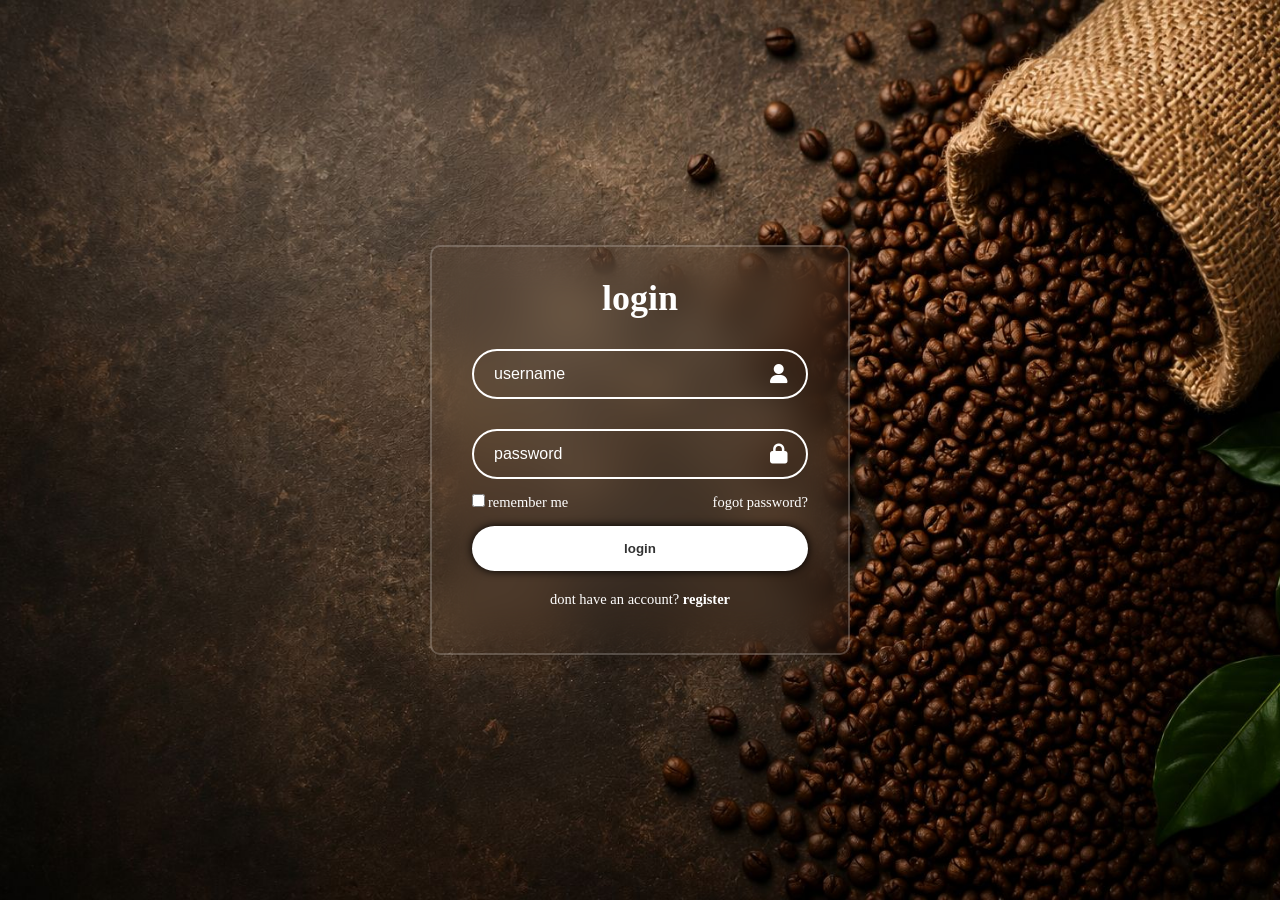
<file: login/index.html>
<!DOCTYPE html>
<html lang="en">
<head>
    <meta name="viewport" content="width=device-width, initial-scale=1.0">
    <meta charset="UTF-8">
    <meta name="viewport" content="width=device-width, initial-scale=1.0">
    <title>Document</title>
    <link rel="stylesheet" href="style.css">
    <link rel="stylesheet" href="https://cdnjs.cloudflare.com/ajax/libs/font-awesome/6.5.0/css/all.min.css">
</head>
<body>
    <div class="container">
        <form action="">
            <h1>login</h1>
            <div class="input-box">
                <input type="text" placeholder="username" required>
                <i class="fas fa-user"></i>
            </div>
            <div class="input-box">
                <input type="password" placeholder="password" required>
                 <i class="fas fa-lock"></i>
            </div>
            <div class="remember-forgot">
                <label><input type="checkbox">remember me</label>
                <a href="#">fogot password?</a>
            </div>
            <a href="../index.html">
                <button type="button" class="btn">login</button>
            </a>
            <div class="register-link">
                <p>dont have an account? <a href="#">register</a></p>
            </div>
        </form>
    </div>
</body>
</html>
</file>
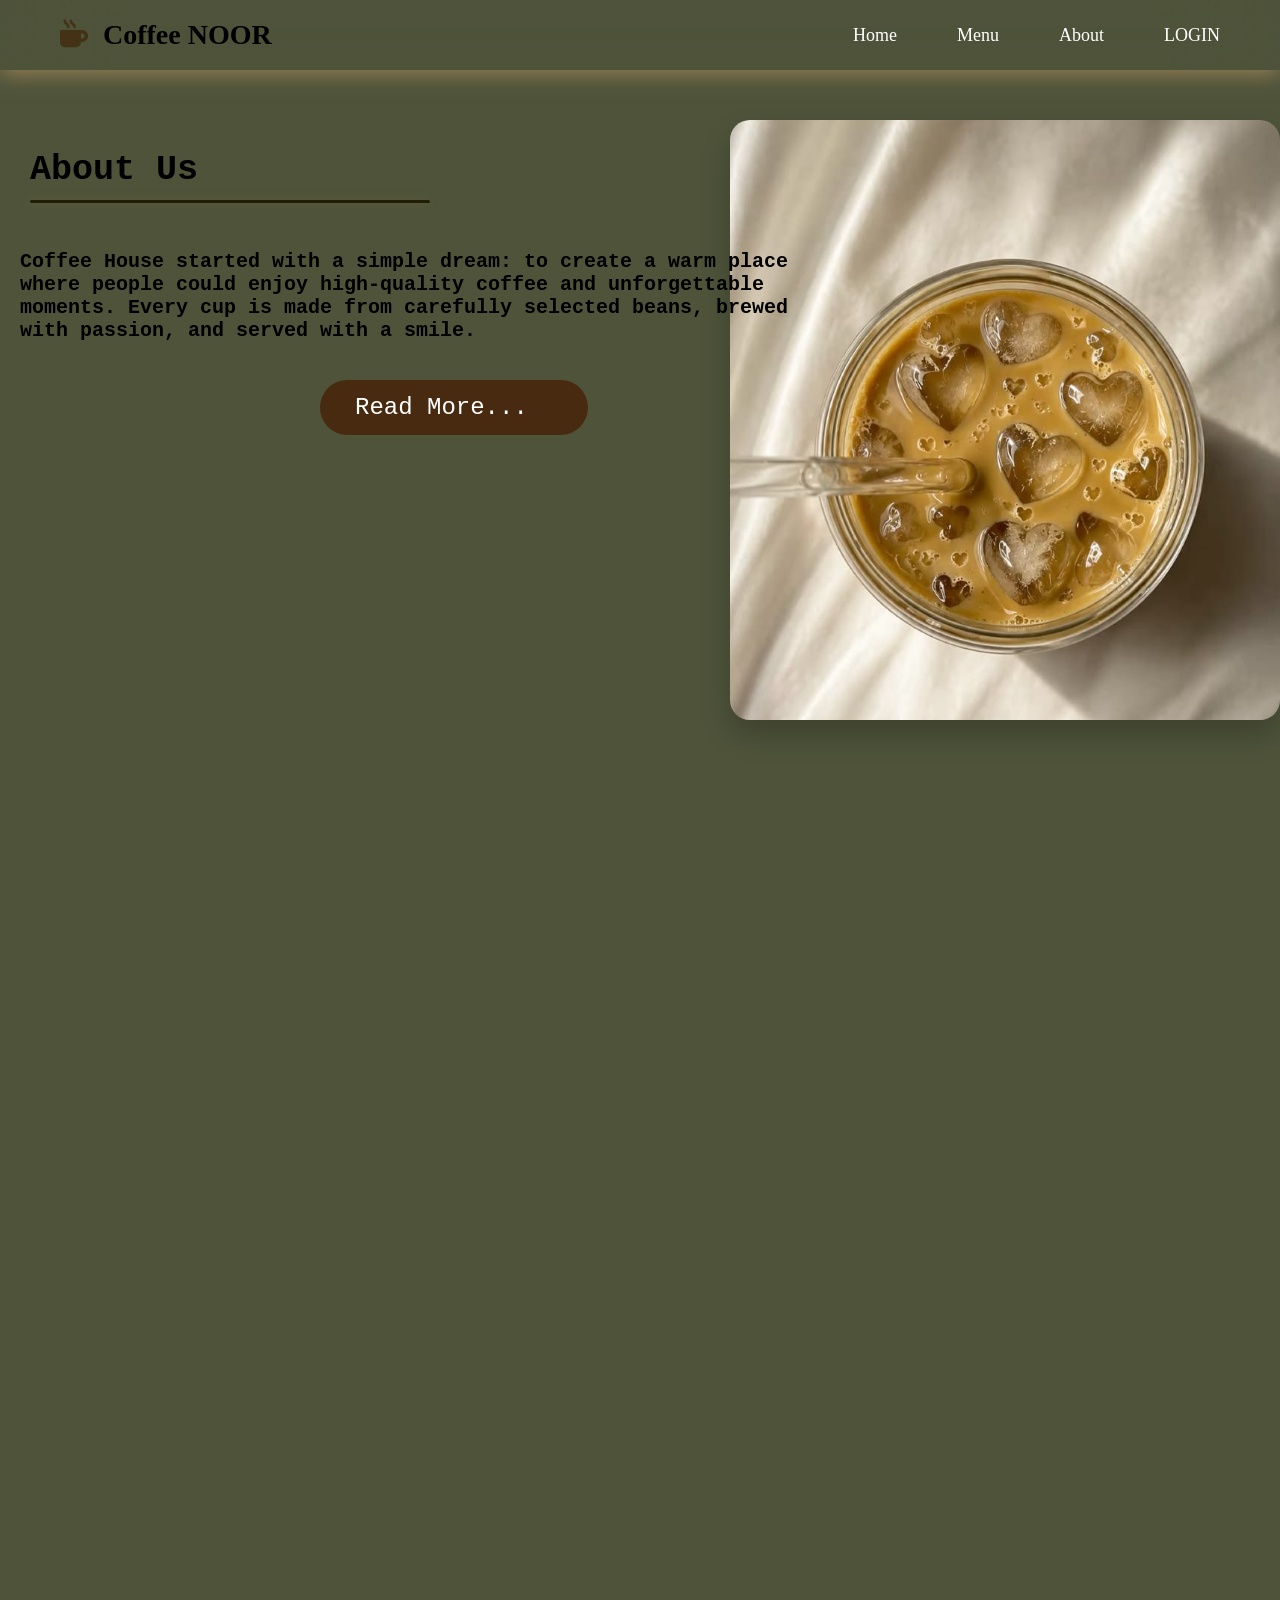
<file: about.html>
<!DOCTYPE html>
<html lang="en">
<head>
    <meta name="viewport" content="width=device-width, initial-scale=1.0">
    <meta charset="UTF-8">
    <meta name="viewport" content="width=device-width, initial-scale=1.0">
    <link rel="stylesheet" href="https://cdnjs.cloudflare.com/ajax/libs/font-awesome/6.6.0/css/all.min.css">
    <title>Cafe Noor</title>
</head>
<style>
    *{
    margin:0;
    padding:0;
    box-sizing:border-box;
    }
    body{
        background-color: #4e533a;

    }
   
 nav ul li a{
    position: relative;
    display: inline-block;
    text-decoration: none;
    color: white;
    transition: .3s;
}

nav ul li a::after{
    content: "";
    position: absolute;
    left: 0;
    bottom: -5px;
    width: 0;
    height: 2px;
    background-color: #d4a373;
    transition: .3s;
}

nav ul li a:hover::after{
    width: 100%;
}
        
        .cont{
            height: 100vh;
        }
        .header{
            position: fixed;
            top: 0;
            left: 0;
            backdrop-filter:blur(50px);
            justify-content: center;
            align-items: center;
            display: flex;
            height: 70px;
            width: 100%;
            box-shadow: 0 4px 20px rgba(167, 140, 93, 0.8);
        
        }

nav{
    display:flex;
    justify-content:space-between;
    align-items:center;
    padding:20px 60px;
}

ul{
    display:flex;
    list-style:none;
    gap:60px;
}

a{
    text-decoration:none;
    color:rgb(82, 59, 42);
    font-size:18px;
}
.about-text{
    display: flex;
    flex-direction: column;
    gap: 18px;
    
}
header{
    position:absolute;
    width:100%
}
.about-text p{
    position: absolute;
    top: 250px;
    left: 20px;
    font-weight: bold;
    font-family: monospace;
    font-size: 20px;
}
.about-text h4{
     position: absolute;
    top: 0px;
    left: 30px;
    margin-top: 150px;
    font-family: monospace;
    font-size: 35px;
}
.about-text h4::after{
    content: "";
    display:block;
    width:400px;
    height:3px;
    margin-top:10px;
    background:#231d08;
    border-radius:10px;
    box-shadow:0 0 8px rgba(153, 128, 45, 0.35);
}

.btn{
    position: absolute;
    top: 380px;
    left: 320px;
    background-color: #472a0f;
    text-decoration: none;
    border-radius: 30px;
    transition: 0.3s;
            cursor: pointer;
            padding: 14px 35px;
    font-size: 24px;
    font-family: monospace;
    color: white;
        }
        .btn:hover{
            background-color: rgb(53, 36, 24);
            font-size: 25px;
            color: rgb(0, 0, 0);
        }
        .btn::after{
            content: "💕‍";
            opacity: 0;
            transition: 1.20s;
            font-size: 20px;
        }
        .btn:hover::after{
            opacity: 1;
            margin-left: 5px;
        }
.about-img img{
    width: 550px;
    height: 600px;
    object-fit: cover;
    border-radius: 20px;
    box-shadow: 0 15px 30px rgba(0, 0, 0, 0.2);
    
}
.about-img{
    flex: 1;
    display: flex;
    justify-content: flex-end;
    padding-top: 120px;
}
.logo{
    color: #000000;
    font-size: 28px;
    text-decoration: none;
}

.logo i{
    color: #433215;
    margin-right: 8px;
}

@media (max-width:768px){

    .logo{
        font-size:22px;
    }

    nav{
        padding:15px;
    }

    ul{
        gap:15px;
    }

    a{
        font-size:16px;
    }

    h5{
        font-size:55px;
        text-align:center;
        bottom:30px;
    }

}
    @media (max-width:768px){

    .logo{
        font-size:22px;
    }

    nav{
        padding:15px 20px;
    }

    ul{
        gap:15px;
    }

    a{
        font-size:16px;
    }

    .about{
        display:flex;
        flex-direction:column;
        padding:20px;
    }

    .about-img{
        justify-content:center;
        padding-top:100px;
    }

    .about-img img{
        width:100%;
        max-width:350px;
        height:auto;
    }

    .about-text{
        align-items:center;
        text-align:center;
        margin-top:30px;
    }

    .about-text h4,
    .about-text p,
    .btn{
        position:static;
    }

    .about-text h4{
        margin-top:0;
    }

    .about-text h4::after{
        width:180px;
        margin:10px auto;
    }

    .about-text p{
        font-size:16px;
        line-height:1.7;
    }

    .btn{
        margin-top:20px;
        font-size:18px;
    }
}
</style>
<body >

    <section class="about">
    <div class="about-img">
        <img src="./abut2.jpg">
    </div>
    <div class="contaner">
<div class="about-text">
        <h4>About Us</h4>
        <p>
            Coffee House started with a simple dream: to create a warm place <br>
            where people could enjoy high-quality coffee and unforgettable <br>
            moments. Every cup is made from carefully selected beans, brewed <br>
            with passion, and served with a smile.
        </p>
             <a href="#" class="btn">Read More...</a>   
    </div>
    </div>
    
    

</section>
    <div class="cont">
        <div class="header">
          <header>
    <nav>
       <h2 class="logo">
    <i class="fa-solid fa-mug-hot"></i>
    Coffee NOOR
</h2>
        <ul>
            <li><a href="./index.html">Home</a></li>
            <li><a href="./menu/in.html">Menu</a></li>
            <li><a href="about.html">About</a></li>
            <li><a href="login/index.html">LOGIN</a></li>
        </ul>
    </nav>
</header>
    </div>
</body>
</html>
</file>
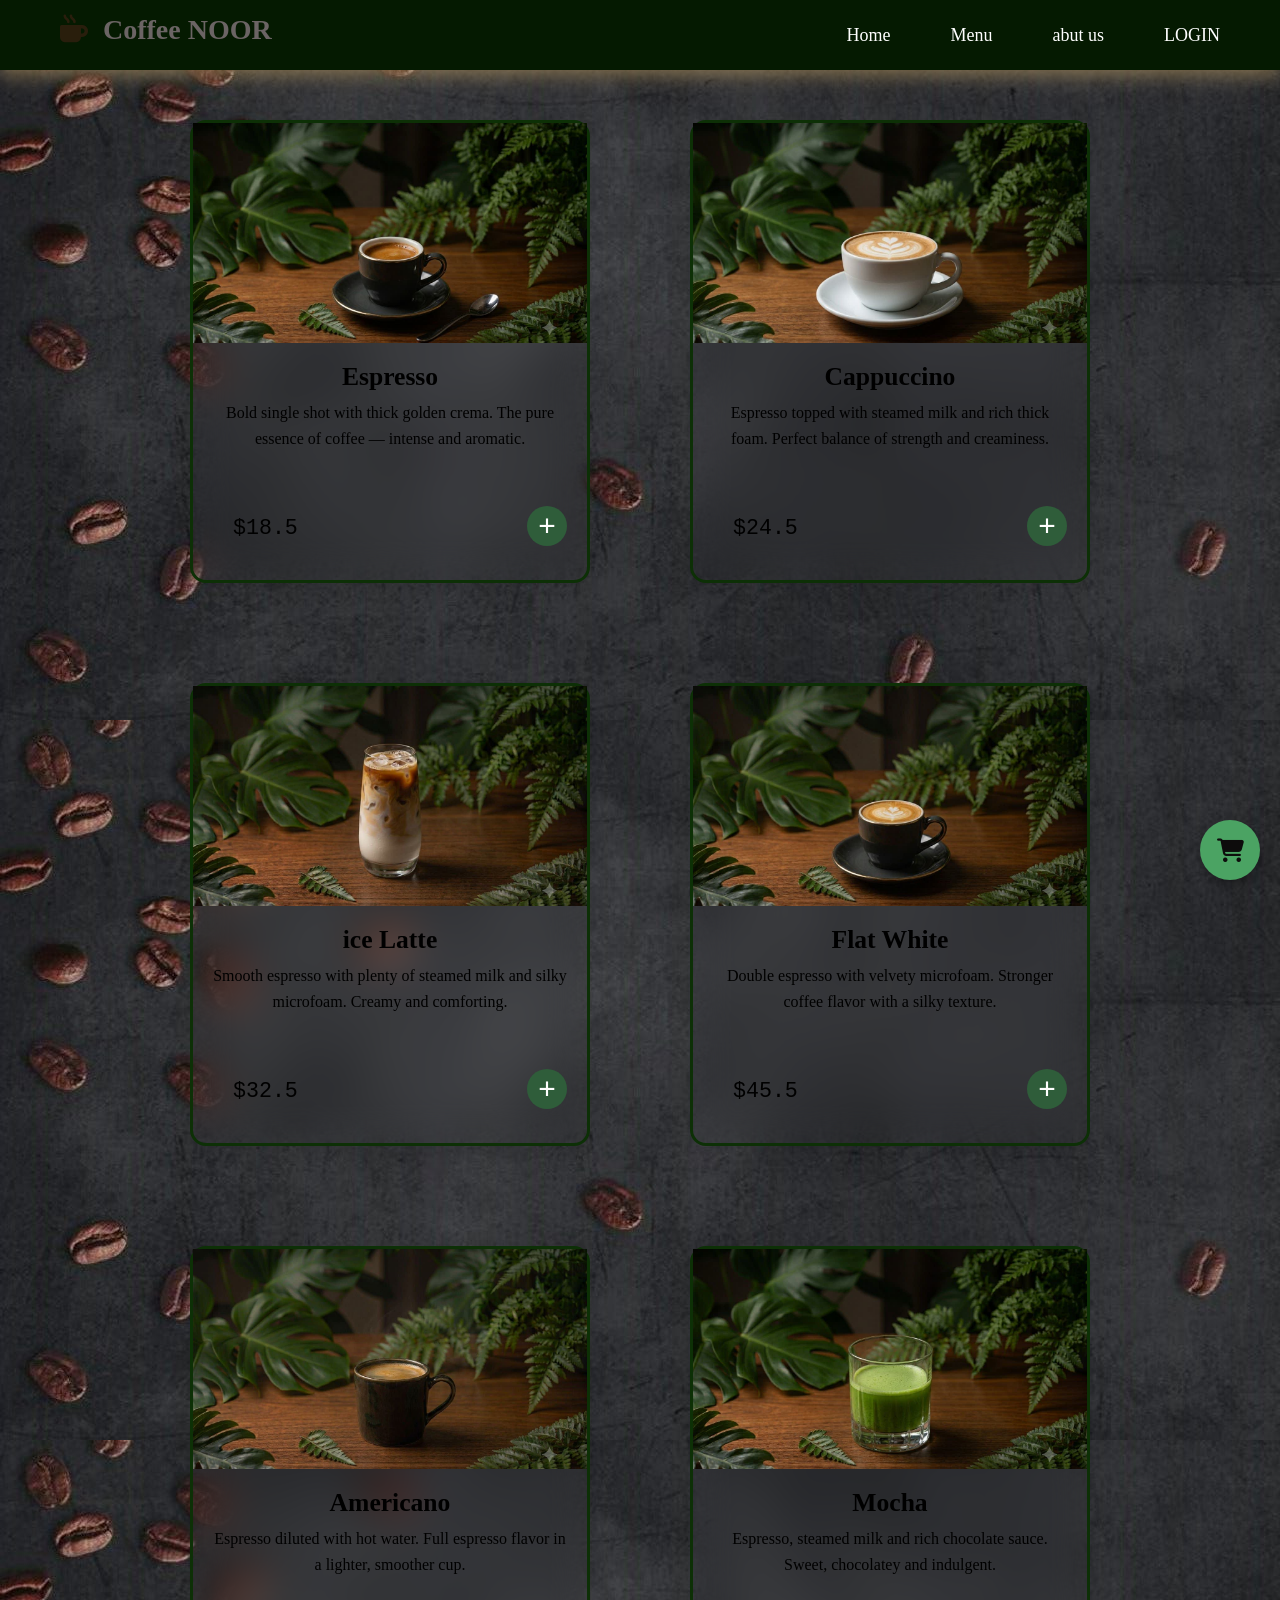
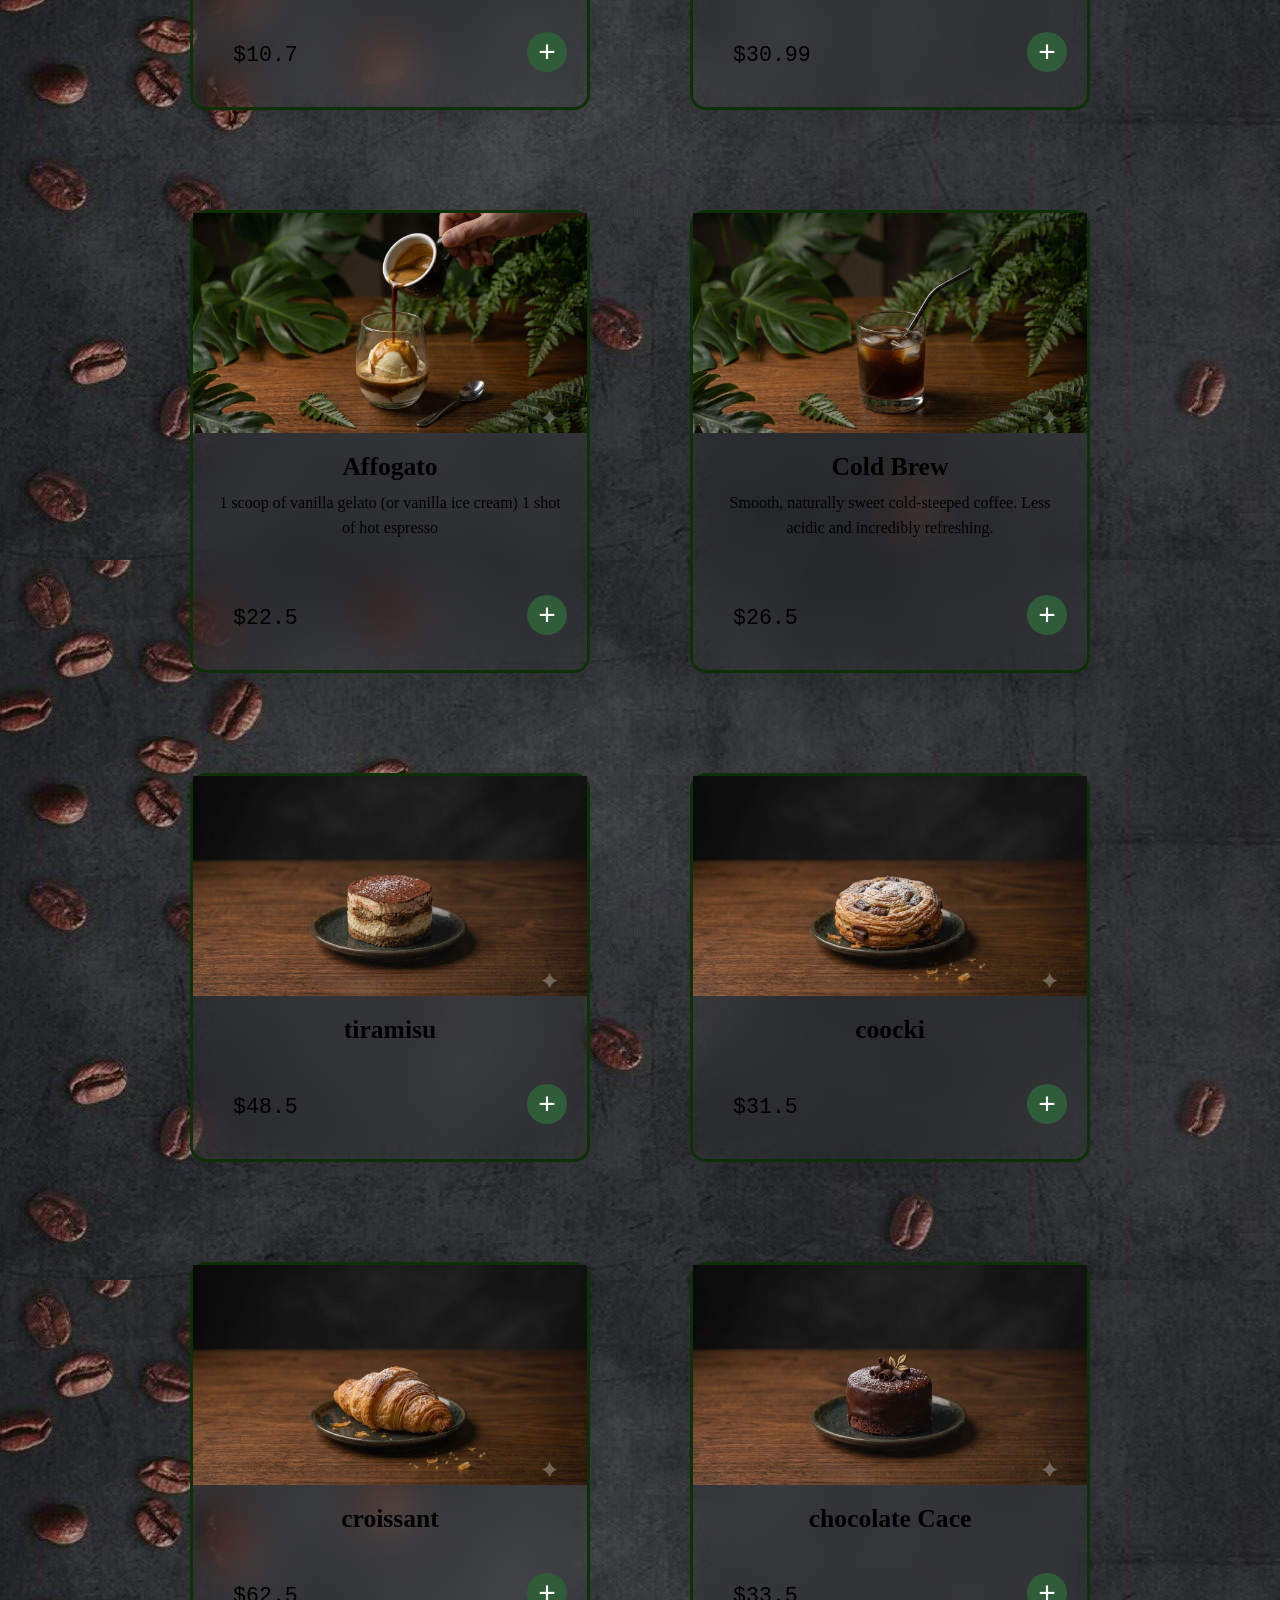
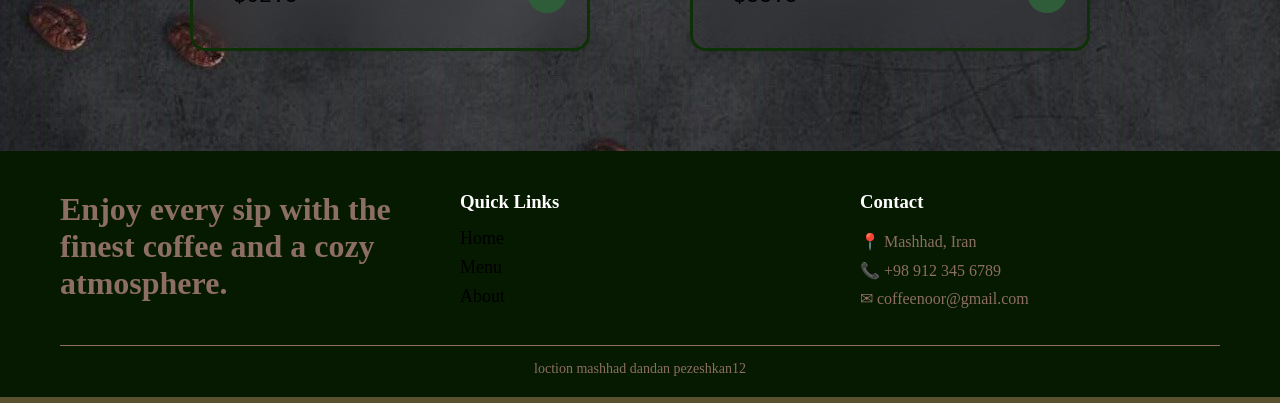
<file: menu/in.html>
<!DOCTYPE html>
<html lang="en">
<head>
    <meta name="viewport" content="width=device-width, initial-scale=1.0">
    <meta charset="UTF-8">
    <meta name="viewport" content="width=device-width, initial-scale=1.0">
    <link rel="stylesheet" href="https://cdnjs.cloudflare.com/ajax/libs/font-awesome/6.6.0/css/all.min.css">
    <title>Cafe Noor</title>
    <style>
           *{
            padding: 0;
            margin: 0;
            box-sizing: border-box;
        }
        body{
            background-image: url(../caffe.jpg);
        }
        nav ul li a{
    position: relative;
    display: inline-block;
    text-decoration: none;
    color: white;
    transition: .3s;
}

nav ul li a::after{
    content: "";
    position: absolute;
    left: 0;
    bottom: -5px;
    width: 0;
    height: 2px;
    background-color:#d4a373;
    transition: .3s;
}

nav ul li a:hover::after{
    width: 100%;
}
             body{
        background-color: #524a27f6;
        
        }
        .cont{
            height: 100vh;
        }
        .header{
            position: fixed;
            z-index: 1;
            top: 0;
            left: 0;
            backdrop-filter:blur(50px);
            background-color: rgb(5, 26, 1);
            justify-content: center;
            align-items: center;
            display: flex;
            height: 70px;
            width: 100%;
            box-shadow: 0 4px 20px rgba(167, 140, 93, 0.8);
           
            
        }
       

nav{
    display:flex;
    justify-content:space-between;
    align-items:center;
    padding:20px 60px;
}

ul{
    display:flex;
    list-style:none;
    gap:60px;
}

a{
    text-decoration:none;
    color:rgb(112, 73, 14);
    font-size:18px;
}

header{
   
    width:100%;
}
h2{
    position: relative;
    top: 80px;
    font-size: 100px;
    color: rgb(112, 64, 37);
}
.menu-section {
    margin-top: 20px;
    padding: 100px 20px;
    background:transparent;
    text-align: center;
}

.menu-grid {
    display: grid;
    grid-template-columns: repeat(auto-fit, minmax(300px, 1fr));
    gap: 100px;
    max-width: 900px;
    margin: 0 auto;
}

.menu-item {
    border: 3px solid rgb(13, 48, 6);
    backdrop-filter: blur(20px);
    border-radius: 16px;
    box-shadow: 0 8px 25px rgba(0,0,0,0.1);
    transition: all 0.3s;
}

.menu-item:hover {
    transform: translateY(-10px);
    box-shadow: 0 15px 35px rgba(0,0,0,0.15);
}

.menu-item img {
    width: 100%;
    height: 220px;
    object-fit: cover;
}

.menu-item h3 {
    font-size: 1.6rem;
    color: black;
    margin: 15px 0 8px 0;
}

.menu-item .description {
    padding: 0 20px 15px;
    color:black;
    line-height: 1.6;
}

.price {
    display:flex;
    justify-content: space-between;
    align-items: center;
    margin-top: 15px;
    color: black;
    font-size: 1.35rem;
    padding: 10px 20px 20px;
    font-family: monospace;
}
.add-btn{
    width: 40px;
    height: 40px;
    border-radius: 50%;
    border: none;
    background: #2f5d3a;
    color: white;
    cursor: pointer;
    transition: 0.03;
    font-size: 30px;
}
.add-btn:hover{
    transform: scale(1.1);
    background: #1d2a20;
}
.img{
   object-fit: contain ;
   height: 100px;
   width: 100%;
}
 .logo{
    margin-top: -170px;
    color: #6b6464;
    font-size: 28px;
    text-decoration: none;

}

.logo i{
    color: #291e0c;
    margin-right: 8px;

}

.footer{
    width:100%;
    background:transparent;
    backdrop-filter: blur(20px); 
    color:#8D6E63;
    padding:40px 60px 20px;
    box-sizing:border-box;
    background-color:rgb(5, 26, 1)
}

.footer-container{
    display:flex;
    justify-content:space-between;
    flex-wrap:wrap;
    gap:40px;
}

.footer-box{
    flex:1;
    min-width:220px;

}

.footer-box h2,
.footer-box h3{
    margin-bottom:15px;
    color:white;
}

.footer-box p{
    line-height:1.8;
}

.footer-box a{
    display:block;
    color:black;
    text-decoration:none;
    margin:8px 0;
    transition:.3s;
}

.footer-box a:hover{
    color:#D7B899;
}

.footer hr{
    border:none;
    border-top:1px solid #8D6E63;
    margin:30px 0 15px;
}

.right{
    text-align:center;
    font-size:14px;
}
.cart-box{
    position: fixed;
    right: 20px;
    bottom: 20px;
    z-index: 10;
}

.cart-btn{
    width: 60px;
    height: 60px;
    background: #4ba363;
    color: #0d0c0c;
    border-radius: 50%;
    display: flex;
    justify-content: center;
    align-items: center;
    text-decoration: none;
    font-size: 24px;
    box-shadow: 0 4px 12px rgba(0,0,0,.3);
}

.cart-btn:hover{
    background: #12350f;
}
        @media (max-width:768px){

 .logo{
        margin-top: -170px;
        font-size: 19px;
    }

    nav{
        padding:15px 20px;
    }

    ul{
        gap:15px;
    }

    a{
        font-size:16px;
    }

    .menu-grid{
        grid-template-columns:1fr;
        gap:30px;
    }

    .menu-item img{
        height:180px;
    }

    .footer{
        padding:30px 20px;
    }

    .footer-container{
        flex-direction:column;
        gap:25px;
    }

    .cart-btn{
        width:50px;
        height:50px;
        font-size:20px;
    }
}
    </style>
</head>
<body>
     <div class="cont">
        <div class="header">
          <header>
    <nav>
         <h2 class="logo">
    <i class="fa-solid fa-mug-hot"></i>
    Coffee NOOR
</h2>
        <ul>
            <li><a href="./index.html">Home</a></li>
            <li><a href="./in.html">Menu</a></li>
            <li><a href="../about.html">abut us</a></li>
            <li><a href="../login/index.html">LOGIN</a></li>
        </ul>
    </nav>
</header>
</div>
<main>
<section class="menu-section">
    <div class="menu-grid">
        <div class="menu-item">
          <div class="imge">
             <img src="./اسپرسو.jpg">
          </div>
            <h3>Espresso</h3>
            <p class="description">Bold single shot with thick golden crema. The pure essence of coffee — intense and aromatic.</p>
            <div class="price">
                <span class="price">$18.5</span>
                <button class="add-btn">+</button>
            </div>
        </div>

        <div class="menu-item">
            <img src="./photo_2026-07-18_11-27-47.jpg">
            <h3>Cappuccino</h3>
            <p class="description">Espresso topped with steamed milk and rich thick foam. Perfect balance of strength and creaminess.</p>
             <div class="price">
                <span class="price">$24.5</span>
                <button class="add-btn">+</button>
            </div>
        </div>

        <div class="menu-item">
             <img src="لته.jpg">
            <h3>ice Latte</h3>
            <p class="description">Smooth espresso with plenty of steamed milk and silky microfoam. Creamy and comforting.</p>
            <div class="price">
                <span class="price">$32.5</span>
                <button class="add-btn">+</button>
            </div>
        </div>

        <div class="menu-item">
            <img src="فلت وایت.jpg">
            <h3>Flat White</h3>
            <p class="description">Double espresso with velvety microfoam. Stronger coffee flavor with a silky texture.</p>
             <div class="price">
                <span class="price">$45.5</span>
                <button class="add-btn">+</button>
            </div>
        </div>

        <div class="menu-item">
            <img src="امریکانو.jpg">
            <h3>Americano</h3>
            <p class="description">Espresso diluted with hot water. Full espresso flavor in a lighter, smoother cup.</p>
             <div class="price">
                <span class="price">$10.7</span>
                <button class="add-btn">+</button>
            </div>
        </div>

        <div class="menu-item">
            <img src="ماچا.jpg">
            <h3>Mocha</h3>
            <p class="description">Espresso, steamed milk and rich chocolate sauce. Sweet, chocolatey and indulgent.</p>
             <div class="price">
                <span class="price">$30.99</span>
                <button class="add-btn">+</button>
            </div>
        </div>

        <div class="menu-item">
            <img src="افو.jpg">
            <h3>Affogato</h3>
            <p class="description">1 scoop of vanilla gelato (or vanilla ice cream)
1 shot of hot espresso</p>
             <div class="price">
                <span class="price">$22.5</span>
                <button class="add-btn">+</button>
            </div>
        </div>

        <div class="menu-item">
            <img src="./کلد.jpg">
            <h3>Cold Brew</h3>
            <p class="description">Smooth, naturally sweet cold-steeped coffee. Less acidic and incredibly refreshing.</p>
             <div class="price">
                <span class="price">$26.5</span>
                <button class="add-btn">+</button>
            </div>
        </div>
         <div class="menu-item">
            <img src="../cace4.png">
            <h3>tiramisu</h3>
             <div class="price">
                <span class="price">$48.5</span>
                <button class="add-btn">+</button>
            </div>
        </div>

        <div class="menu-item">
             <img src="cace3.jpg">
            <h3>coocki</h3>
             <div class="price">
                <span class="price">$31.5</span>
                <button class="add-btn">+</button>
            </div>
        </div>

        <div class="menu-item">
            <img src="./cace2.jpg">
            <h3>croissant</h3>
             <div class="price">
                <span class="price">$62.5</span>
                <button class="add-btn">+</button>
            </div>
        </div>
 <div class="menu-item">
            <img src="./cace1.jpg">
            <h3>chocolate Cace</h3>
             <div class="price">
                <span class="price">$33.5</span>
                <button class="add-btn">+</button>
            </div>
        </div>
    </div>
</section>
</main>
<div class="cart-box">
    <a href="#" class="cart-btn">
        <i class="fa-solid fa-cart-shopping"></i>
    </a>
</div>
<footer class="footer">
    <div class="footer-container">
        <div class="footer-box">

            <h1>Enjoy every sip with the finest coffee and a cozy atmosphere.</h1>
        </div>
        <div class="footer-box">
            <h3>Quick Links</h3>
            <a href="./index.html">Home</a>
            <a href="./in.html">Menu</a>
            <a href="./about.html">About</a>
        
        </div>
        <div class="footer-box">
            <h3>Contact</h3>
            <p>📍 Mashhad, Iran</p>
            <p>📞 +98 912 345 6789</p>
            <p>✉ coffeenoor@gmail.com</p>
        </div>

    </div>
    <hr>
    <p class="right">
        loction  mashhad dandan pezeshkan12
    </p>
</footer>
</body>
</html>
</file>
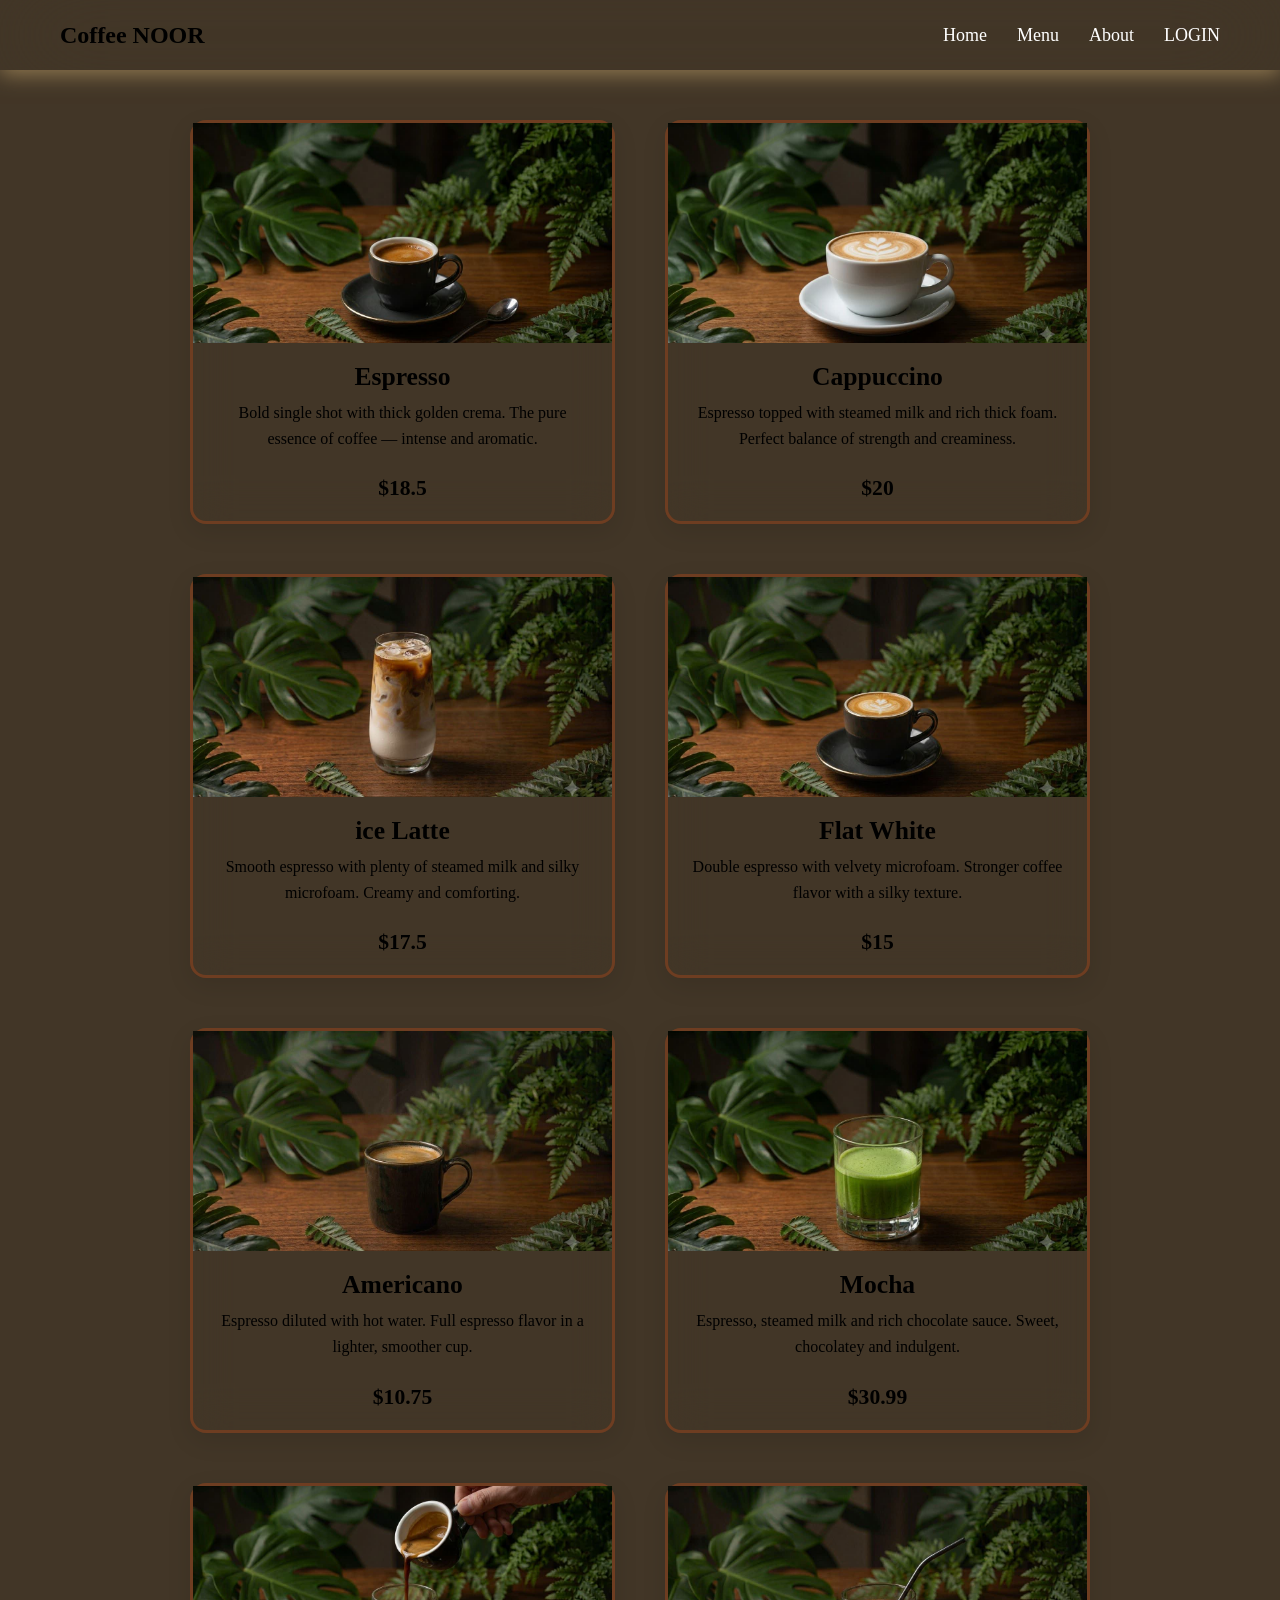
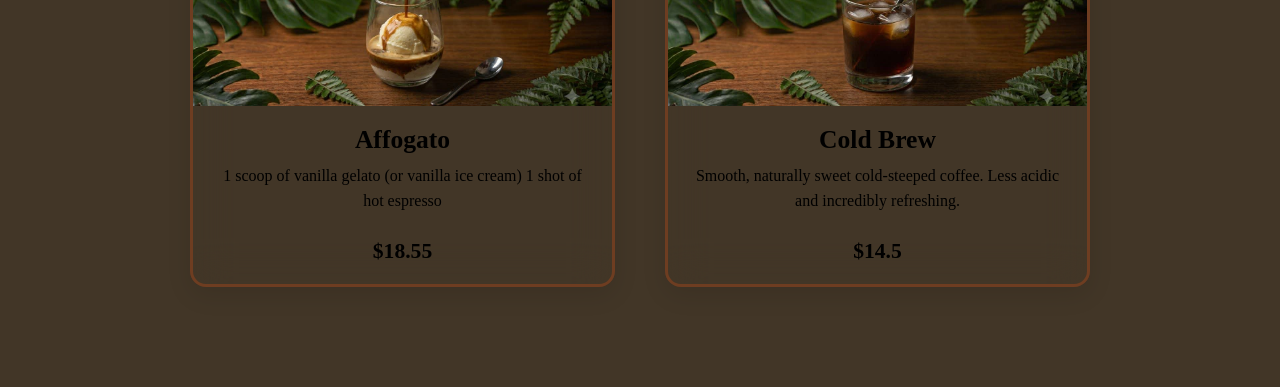
<file: menu/m/in.html>
<!DOCTYPE html>
<html lang="en">
<head>
    <meta charset="UTF-8">
    <meta name="viewport" content="width=device-width, initial-scale=1.0">
    <title>Document</title>
    <style>
           *{
            padding: 0;
            margin: 0;
            box-sizing: border-box;
        }
        nav ul li a{
    position: relative;
    display: inline-block;
    text-decoration: none;
    color: white;
    transition: .3s;
}

nav ul li a::after{
    content: "";
    position: absolute;
    left: 0;
    bottom: -5px;
    width: 0;
    height: 2px;
    background-color:#d4a373;
    transition: .3s;
}

nav ul li a:hover::after{
    width: 100%;
}
             body{
        background-color: rgb(66, 54, 39);
        
        }
        .cont{
            height: 100vh;
        }
        .header{
            position: fixed;
            z-index: 1;
            top: 0;
            left: 0;
            backdrop-filter:blur(50px);
            justify-content: center;
            align-items: center;
            display: flex;
            height: 70px;
            width: 100%;
            box-shadow: 0 4px 20px rgba(167, 140, 93, 0.8);
           
            
        }
    *{
    margin:0;
    padding:0;
    box-sizing:border-box;
}

nav{
    display:flex;
    justify-content:space-between;
    align-items:center;
    padding:20px 60px;
}

ul{
    display:flex;
    list-style:none;
    gap:30px;
}

a{
    text-decoration:none;
    color:rgb(112, 73, 14);
    font-size:18px;
}

header{
    position:absolute;
    width:100%;
}
h2{
    position: relative;
    top: 80px;
    font-size: 100px;
    color: rgb(112, 64, 37);
}
.menu-section {
    margin-top: 20px;
    padding: 100px 20px;
    background:transparent;
    text-align: center;
}

.menu-grid {
    display: grid;
    grid-template-columns: repeat(auto-fit, minmax(300px, 1fr));
    gap: 50px;
    max-width: 900px;
    margin: 0 auto;
}

.menu-item {
    border: 3px solid rgb(110, 61, 33);
    backdrop-filter: blur(20px);
    border-radius: 16px;
    box-shadow: 0 8px 25px rgba(0,0,0,0.1);
    transition: all 0.3s;
}

.menu-item:hover {
    transform: translateY(-10px);
    box-shadow: 0 15px 35px rgba(0,0,0,0.15);
}

.menu-item img {
    width: 100%;
    height: 220px;
    object-fit: cover;
}

.menu-item h3 {
    font-size: 1.6rem;
    color: black;
    margin: 15px 0 8px 0;
}

.menu-item .description {
    padding: 0 20px 15px;
    color:black;
    line-height: 1.6;
}

.price {
    display: block;
    font-weight: bold;
    color: black;
    font-size: 1.35rem;
    padding: 10px 20px 20px;
}
.img{
   object-fit: contain ;
   height: 100px;
   width: 100%;
}
    </style>
</head>
<body>
     <div class="cont">
        <div class="header">
          <header>
    <nav>
        <h1>Coffee NOOR</h1>
        <ul>
            <li><a href="#">Home</a></li>
            <li><a href="#">Menu</a></li>
            <li><a href="#">About</a></li>
            <li><a href="login/index.html">LOGIN</a></li>
        </ul>
    </nav>
</header>
</div>
<main>
<section class="menu-section">
    <div class="menu-grid">
        <div class="menu-item">
          <div class="imge">
             <img src="./اسپرسو.jpg">
          </div>
            <h3>Espresso</h3>
            <p class="description">Bold single shot with thick golden crema. The pure essence of coffee — intense and aromatic.</p>
            <span class="price">$18.5</span>
        </div>

        <div class="menu-item">
            <img src="./photo_2026-07-18_11-27-47.jpg">
            <h3>Cappuccino</h3>
            <p class="description">Espresso topped with steamed milk and rich thick foam. Perfect balance of strength and creaminess.</p>
            <span class="price">$20</span>
        </div>

        <div class="menu-item">
             <img src="لته.jpg">
            <h3>ice Latte</h3>
            <p class="description">Smooth espresso with plenty of steamed milk and silky microfoam. Creamy and comforting.</p>
            <span class="price">$17.5</span>
           
        </div>

        <div class="menu-item">
            <img src="فلت وایت.jpg">
            <h3>Flat White</h3>
            <p class="description">Double espresso with velvety microfoam. Stronger coffee flavor with a silky texture.</p>
            <span class="price">$15</span>
        </div>

        <div class="menu-item">
            <img src="امریکانو.jpg">
            <h3>Americano</h3>
            <p class="description">Espresso diluted with hot water. Full espresso flavor in a lighter, smoother cup.</p>
            <span class="price">$10.75</span>
        </div>

        <div class="menu-item">
            <img src="ماچا.jpg">
            <h3>Mocha</h3>
            <p class="description">Espresso, steamed milk and rich chocolate sauce. Sweet, chocolatey and indulgent.</p>
            <span class="price">$30.99</span>
        </div>

        <div class="menu-item">
            <img src="افو.jpg">
            <h3>Affogato</h3>
            <p class="description">1 scoop of vanilla gelato (or vanilla ice cream)
1 shot of hot espresso</p>
            <span class="price">$18.55</span>
        </div>

        <div class="menu-item">
            <img src="./کلد.jpg">
            <h3>Cold Brew</h3>
            <p class="description">Smooth, naturally sweet cold-steeped coffee. Less acidic and incredibly refreshing.</p>
            <span class="price">$14.5</span>
        </div>
    </div>
</section>
</main>

</body>
</html>
</file>
<file: login/style.css>
*{
    margin: 0;
    padding: 0;
    box-sizing: border-box;
}
body{
    display: flex;
    justify-content: center;
    align-items: center;
    min-height: 100vh;
    background-image: url(./IMG_20260717_145754_025.jpg);
    background-size: cover;
    background-position: center;
}
.container{
    width: 420px;
    background: transparent;
    border: 2px solid rgba(255, 255, 255, .2);
    backdrop-filter: blur(20px);
    box-shadow: 0 0 10px rgba(0, 0, 0, .2);
    color: #fff;
    border-radius: 10px;
    padding: 30px 40px;
}
.container h1{
    font-size: 36px;
    text-align: center;
}
.container .input-box{
    position: relative;
    width: 100%;
    height: 50px;
    margin: 30px 0;

}
.input-box input{
    width: 100%;
    height: 100%;
    background: transparent;
    border: none;
    outline: none;
    border: 2px solid rgba(255,255, 255, 2);
    border-radius: 40px;
    font-size: 16px;
    color: #fff;
    padding: 20px 45px 20px 20px;
}
.input-box input::placeholder{
    color: #fff;
}
.input-box i{
    position: absolute;
    right: 20px;
    top: 50%;
    transform: translateY(-50%);
    font-size: 20px;

}
.container .remember-forgot{
    display: flex;
    justify-content: space-between;
    font-size: 14.5px;
    margin: -15px 0 15px;
}
.remember-forgot label input{
    accent-color: #ffff;
    margin-right: 3px;

}
.remember-forgot a{
    color: #fff;
    text-decoration: none;    
}
.remember-forgot a:hover{
    text-decoration: underline;
}
.container .btn{
    width: 100%;
    height: 45px;
    background: #fff;
    border: none;
    outline: none;
    border-radius: 40px;
    box-shadow: 0 0 10px rgba(0, 0, 0, 01);
    color: #333;
    font-weight: 600;
}
.container .register-link{
    font-size: 14.5px;
    text-align: center;
    margin: 20px 0 15px;
}
.register-link p a{
    color: #fff;
    text-decoration: none;
    font-weight: 600;
}
.register-link p a:hover{
    text-decoration: underline;
}
.btn:hover{
    color: white;
    background-color: #382612;
    transition: 0.5s;

}
</file>
